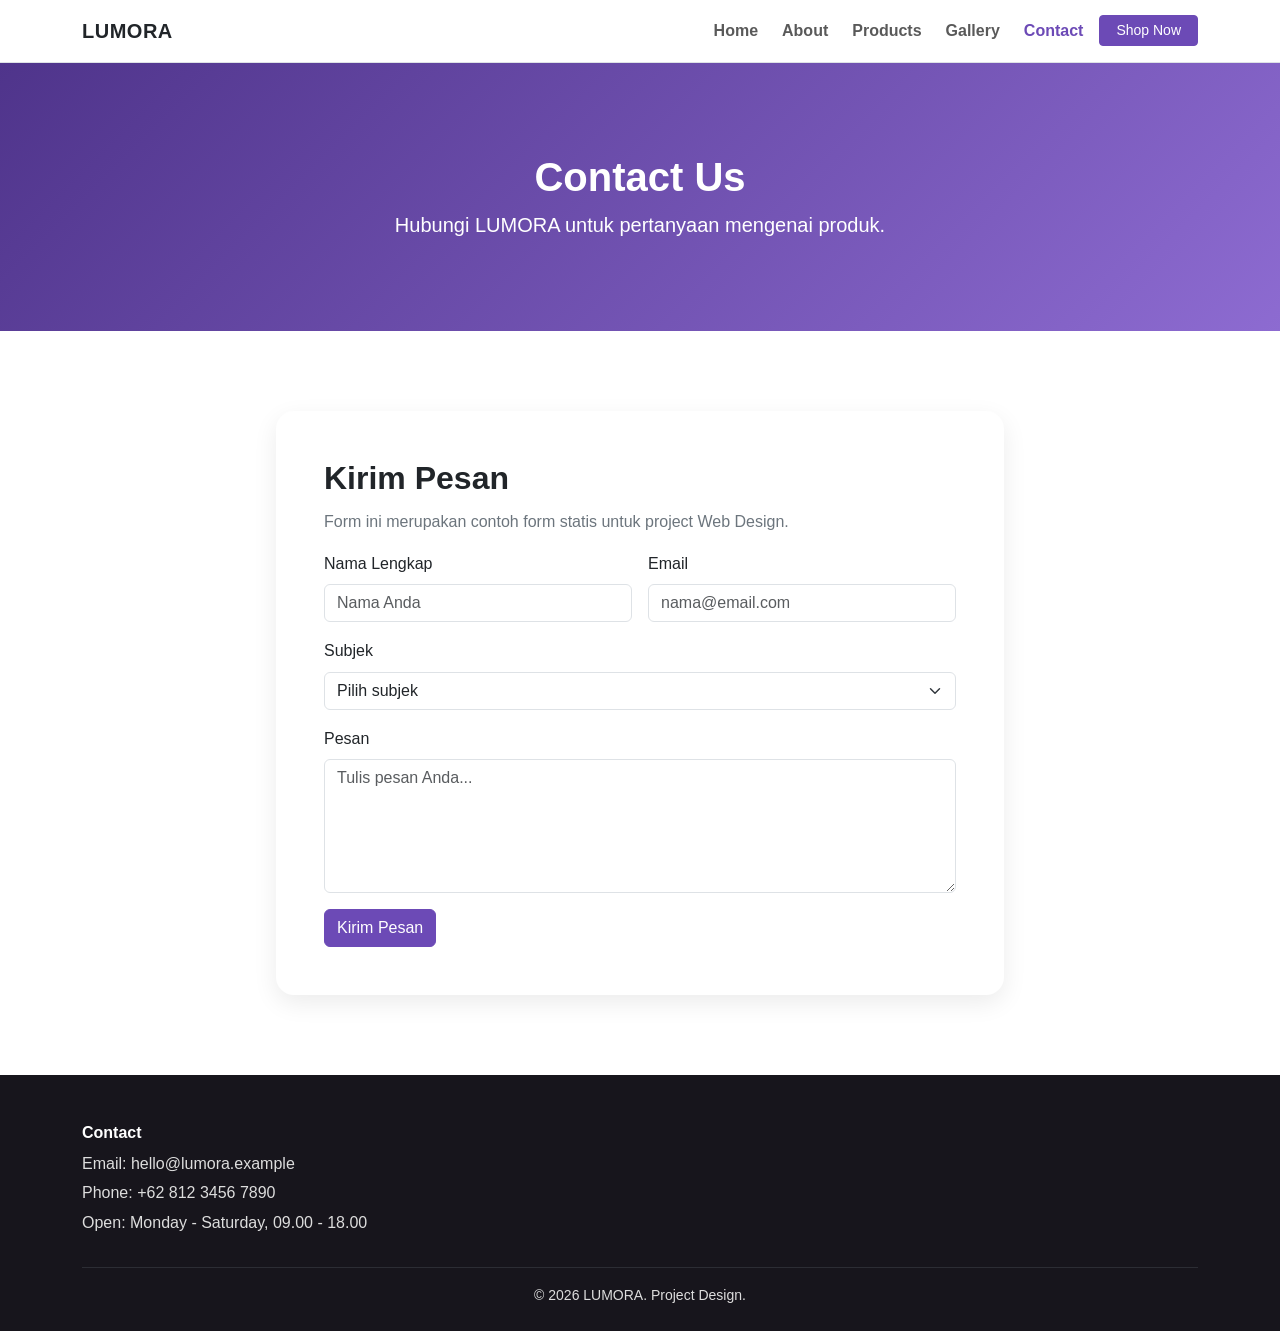
<file: pages/contact.html>
<!doctype html>
<html lang="id">

<head>
  <meta charset="utf-8" />
  <meta name="viewport" content="width=device-width, initial-scale=1" />
  <meta name="description" content="LUMORA - static e-commerce website project" />
  <title>Contact | LUMORA</title>
  <link href="https://cdn.jsdelivr.net/npm/bootstrap@5.3.3/dist/css/bootstrap.min.css" rel="stylesheet" />
  <link rel="stylesheet" href="../css/style.css" />
</head>

<body>
  <nav class="navbar navbar-expand-md bg-white border-bottom sticky-top">
    <div class="container">
      <a class="navbar-brand text-dark" href="../index.html">LUMORA</a>
      <button class="navbar-toggler border-0 px-1" type="button" data-bs-toggle="collapse" data-bs-target="#navbarNav"
        aria-controls="navbarNav" aria-expanded="false" aria-label="Toggle navigation">
        <span class="navbar-toggler-icon"></span>
      </button>
      <div class="collapse navbar-collapse" id="navbarNav">
        <ul class="navbar-nav ms-auto align-items-md-center gap-2 mt-3 mt-md-0 pb-3 pb-md-0">
          <li class="nav-item">
            <a class="nav-link" href="../index.html">Home</a>
          </li>
          <li class="nav-item">
            <a class="nav-link" href="about.html">About</a>
          </li>
          <li class="nav-item">
            <a class="nav-link" href="products.html">Products</a>
          </li>
          <li class="nav-item">
            <a class="nav-link" href="gallery.html">Gallery</a>
          </li>
          <li class="nav-item">
            <a class="nav-link active" href="contact.html">Contact</a>
          </li>
          <li class="nav-item">
            <a class="btn btn-primary btn-sm px-3" href="products.html">Shop Now</a>
          </li>
        </ul>
      </div>
    </div>
  </nav>

  <header class="page-banner">
    <div class="container text-center">
      <h1 class="fw-bold">Contact Us</h1>
      <p class="lead mb-0">
        Hubungi LUMORA untuk pertanyaan mengenai produk.
      </p>
    </div>
  </header>
  <main>
    <section class="section-padding">
      <div class="container">
        <div class="row g-5 justify-content-center">
          <div class="col-lg-8">
            <div class="card contact-card p-4 p-md-5">
              <h2 class="section-title">Kirim Pesan</h2>
              <p class="text-secondary">
                Form ini merupakan contoh form statis untuk project Web
                Design.
              </p>
              <form action="#" method="post">
                <div class="row g-3">
                  <div class="col-md-6">
                    <label for="name" class="form-label">Nama Lengkap</label><input type="text" class="form-control"
                      id="name" name="name" placeholder="Nama Anda" required />
                  </div>
                  <div class="col-md-6">
                    <label for="email" class="form-label">Email</label><input type="email" class="form-control"
                      id="email" name="email" placeholder="nama@email.com" required />
                  </div>
                  <div class="col-12">
                    <label for="subject" class="form-label">Subjek</label><select id="subject" name="subject"
                      class="form-select">
                      <option selected>Pilih subjek</option>
                      <option>Informasi produk</option>
                      <option>Harga</option>
                      <option>Kerja sama</option>
                    </select>
                  </div>
                  <div class="col-12">
                    <label for="message" class="form-label">Pesan</label><textarea id="message" name="message"
                      class="form-control" rows="5" placeholder="Tulis pesan Anda..." required></textarea>
                  </div>
                  <div class="col-12">
                    <button type="submit" class="btn btn-primary">
                      Kirim Pesan
                    </button>
                  </div>
                </div>
              </form>
            </div>
          </div>
        </div>
      </div>
    </section>
  </main>

  <footer class="pt-5 pb-4 mt-0">
    <div class="container">
      <div class="row g-4">
        <div class="col-md-4">
          <h6 class="text-white fw-bold">Contact</h6>
          <p class="mb-1">Email: hello@lumora.example</p>
          <p class="mb-1">Phone: +62 812 3456 7890</p>
          <p>Open: Monday - Saturday, 09.00 - 18.00</p>
        </div>
      </div>
      <hr class="border-secondary" />
      <p class="text-center mb-0 small">
        &copy; 2026 LUMORA. Project Design.
      </p>
    </div>
  </footer>
  <script src="https://cdn.jsdelivr.net/npm/bootstrap@5.3.3/dist/js/bootstrap.bundle.min.js"></script>
</body>

</html>

</html>
</file>
<file: css/style.css>
:root {
  --primary: #6c4ab6;
  --primary-dark: #4f348b;
  --soft: #f6f3fb;
  --dark: #212529;
  --muted: #6c757d;
}

* {
  margin: 0;
  padding: 0;
  box-sizing: border-box;
}

body {
  font-family: "Segoe UI", Tahoma, Geneva, Verdana, sans-serif;
  color: var(--dark);
  background-color:
    #ffffff;
  line-height: 1.6;
}

.navbar-brand {
  font-weight: 800;
  letter-spacing: .5px;
}

.nav-link {
  font-weight: 600;
  padding: 10px;
}

.nav-link:hover,
.nav-link.active {
  color: var(--primary) !important;
}

.hero {
  min-height: 480px;
  display: flex;
  align-items: center;
  background:
    linear-gradient(90deg, rgba(33, 37, 41, .88), rgba(33, 37, 41, .35)),
    url("https://images.unsplash.com/photo-1441986300917-64674bd600d8?auto=format&fit=crop&w=1600&q=85") center/cover no-repeat;
  color: #fff;
}

.hero h1 {
  font-size: clamp(2.3rem, 5vw, 4.5rem);
  font-weight: 800;
}

.hero p {
  max-width: 650px;
}

.section-title {
  font-weight: 800;
  margin-bottom: .75rem;
}

.section-subtitle {
  color: var(--muted);
  max-width: 700px;
  margin: 0 auto;
}

.section-padding {
  padding: 80px 0;
}

.bg-soft {
  background-color: var(--soft);
}

.product-card {
  height: 100%;
  border: 0;
  border-radius: 18px;
  overflow: hidden;
  box-shadow: 0 8px 25px rgba(0, 0, 0, .08);
  transition: transform .2s ease, box-shadow .2s ease;
}

.product-card:hover {
  transform: translateY(-5px);
  box-shadow: 0 14px 32px rgba(0, 0, 0, .13);
}

.product-card img {
  height: 230px;
  object-fit: cover;
}

.price {
  color: var(--primary);
  font-weight: 800;
  font-size: 1.2rem;
}

.btn-primary {
  background-color: var(--primary);
  border-color: var(--primary);
}

.btn-primary:hover {
  background-color: var(--primary-dark);
  border-color: var(--primary-dark);
}

.badge-soft {
  background-color: #eee8fa;
  color: var(--primary-dark);
}

.feature-box {
  height: 100%;
  padding: 30px;
  border-radius: 16px;
  background: #fff;
  border: 1px solid #eee;
}

.gallery-item {
  width: 100%;
  height: 270px;
  object-fit: cover;
  border-radius: 16px;
}

.page-banner {
  padding: 90px 0;
  background: linear-gradient(135deg, #4f348b, #8d6bd1);
  color: white;
}

.contact-card {
  border: 0;
  border-radius: 18px;
  box-shadow: 0 8px 25px rgba(0, 0, 0, .08);
}

footer {
  background: #17151c;
  color: #ddd;
}

footer a {
  color: #ddd;
  text-decoration: none;
}

footer a:hover {
  color: #fff;
}

@media (max-width: 767.98px) {
  .hero {
    min-height: 560px;
    text-align: center;
  }

  .section-padding {
    padding: 55px 0;
  }

  .gallery-item {
    height: 220px;
  }
}

@media (max-width: 575.98px) {

  /* --- Penyesuaian Responsif Khusus HP --- */

  /* Hero Section */
  .hero {
    min-height: auto;
    padding: 60px 0;
  }

  .hero h1 {
    font-size: 2rem;
    /* Ukuran teks judul lebih kecil di HP */
  }

  .hero .btn {
    display: block;
    width: 100%;
    /* Tombol memenuhi lebar layar */
    margin-bottom: 12px;
  }

  .hero .btn.me-2 {
    margin-right: 0 !important;
    /* Menghapus margin kanan jika tombol berbaris ke bawah */
  }

  /* Padding & Typography Umum */
  .section-padding {
    padding: 40px 0;
    /* Mengurangi padding vertikal di layar kecil */
  }

  .section-title {
    font-size: 1.5rem;
    /* Ukuran judul seksi (section) dikurangi */
  }

  /* Kartu & Box */
  .product-card img {
    height: 180px;
    /* Gambar produk tidak terlalu tinggi */
  }

  .feature-box {
    padding: 20px;
  }

  /* Banner Halaman */
  .page-banner {
    padding: 50px 0;
  }
}

@media (max-width: 767.98px) {
  /* --- Gaya Premium untuk Menu Navigasi di Mobile (Tablet & HP) --- */
  .navbar-collapse {
    background-color: var(--soft);
    padding: 1.25rem 1.5rem;
    border-radius: 16px;
    margin-top: 15px;
    box-shadow: 0 10px 30px rgba(0,0,0,0.08);
  }

  .navbar-nav .nav-item {
    border-bottom: 1px solid rgba(0,0,0,0.05);
    width: 100%;
  }

  .navbar-nav .nav-item:last-child {
    border-bottom: none;
    margin-top: 15px;
  }

  .navbar-nav .nav-link {
    padding: 12px 5px !important;
    font-size: 1.05rem;
    transition: all 0.2s ease;
  }

  .navbar-nav .nav-link:hover {
    padding-left: 12px !important; /* Efek geser kecil saat disentuh/hover */
    color: var(--primary) !important;
  }
  
  .navbar-nav .btn {
    width: 100%;
    padding: 12px;
    border-radius: 10px;
    font-weight: 600;
  }

  .navbar-toggler {
    border: none;
    padding: 0.5rem;
  }

  .navbar-toggler:focus {
    box-shadow: 0 0 0 3px rgba(108, 74, 182, 0.25);
  }
}
</file>
